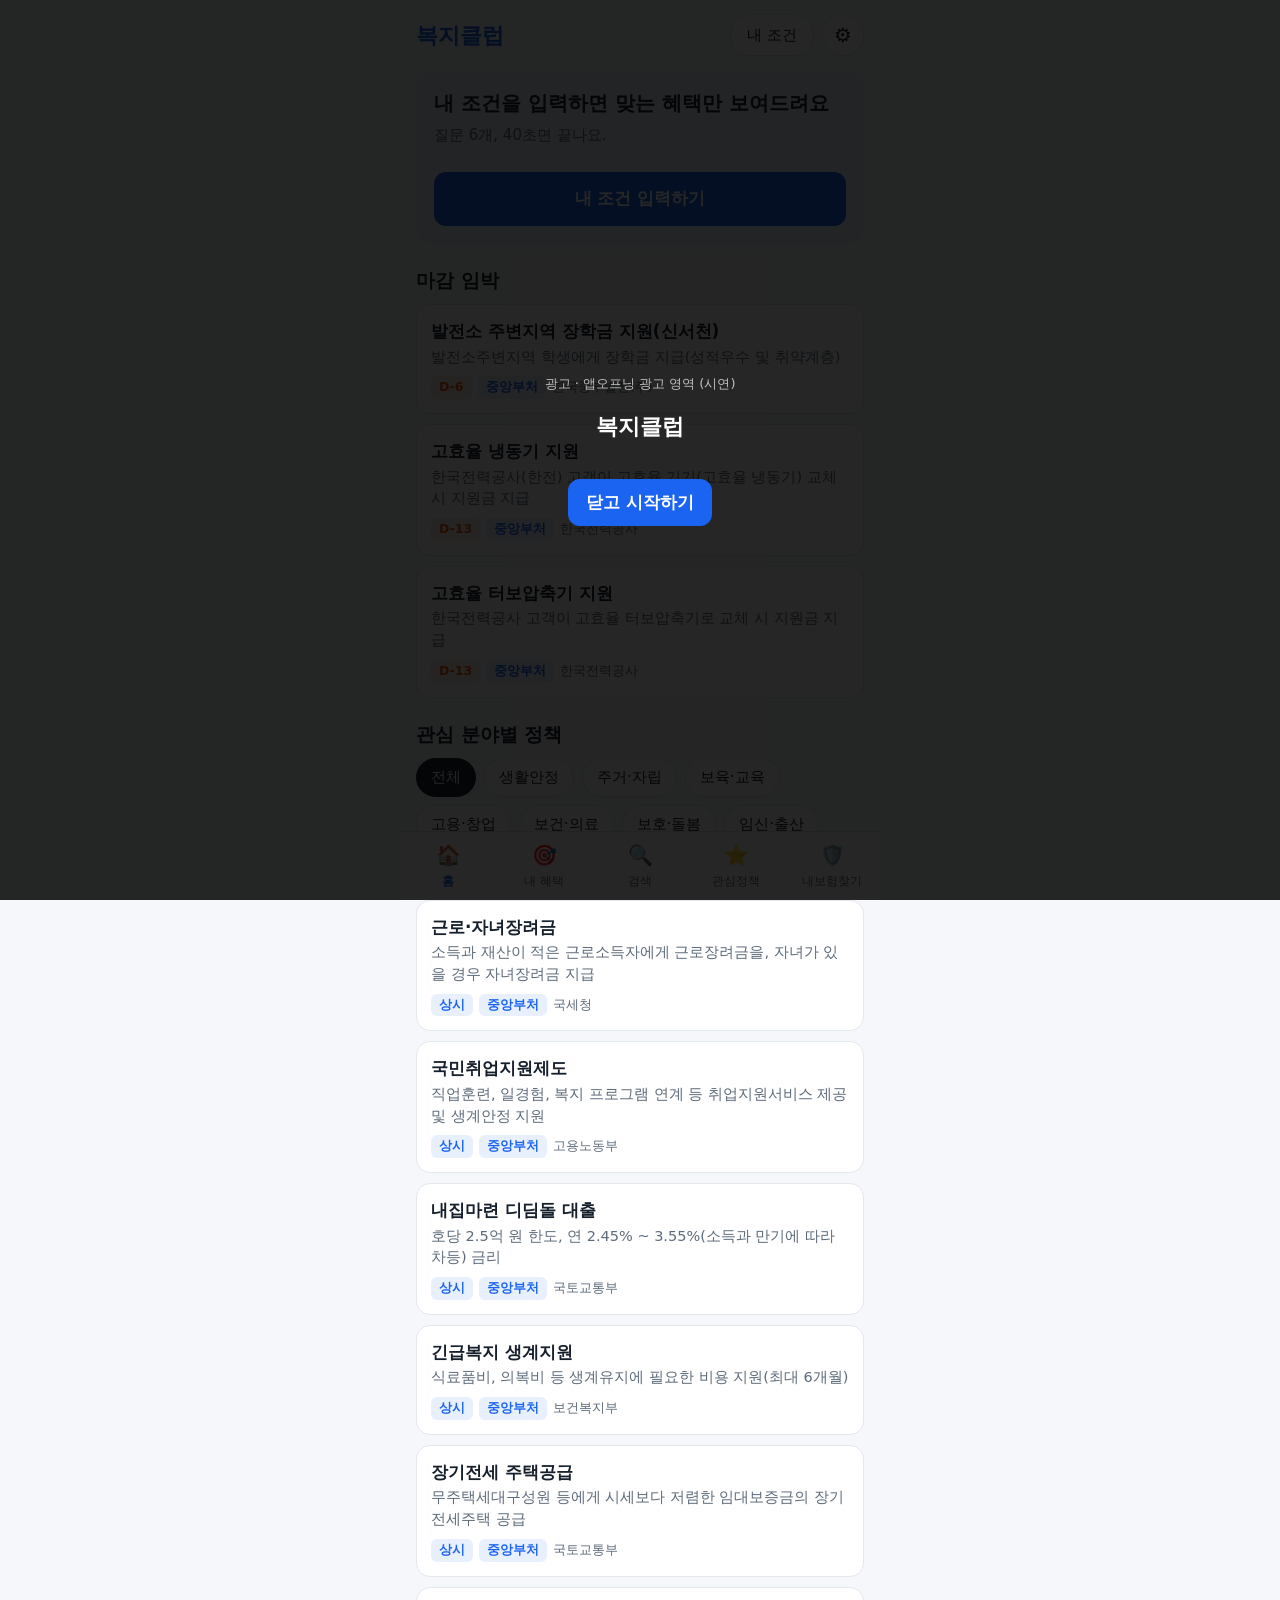
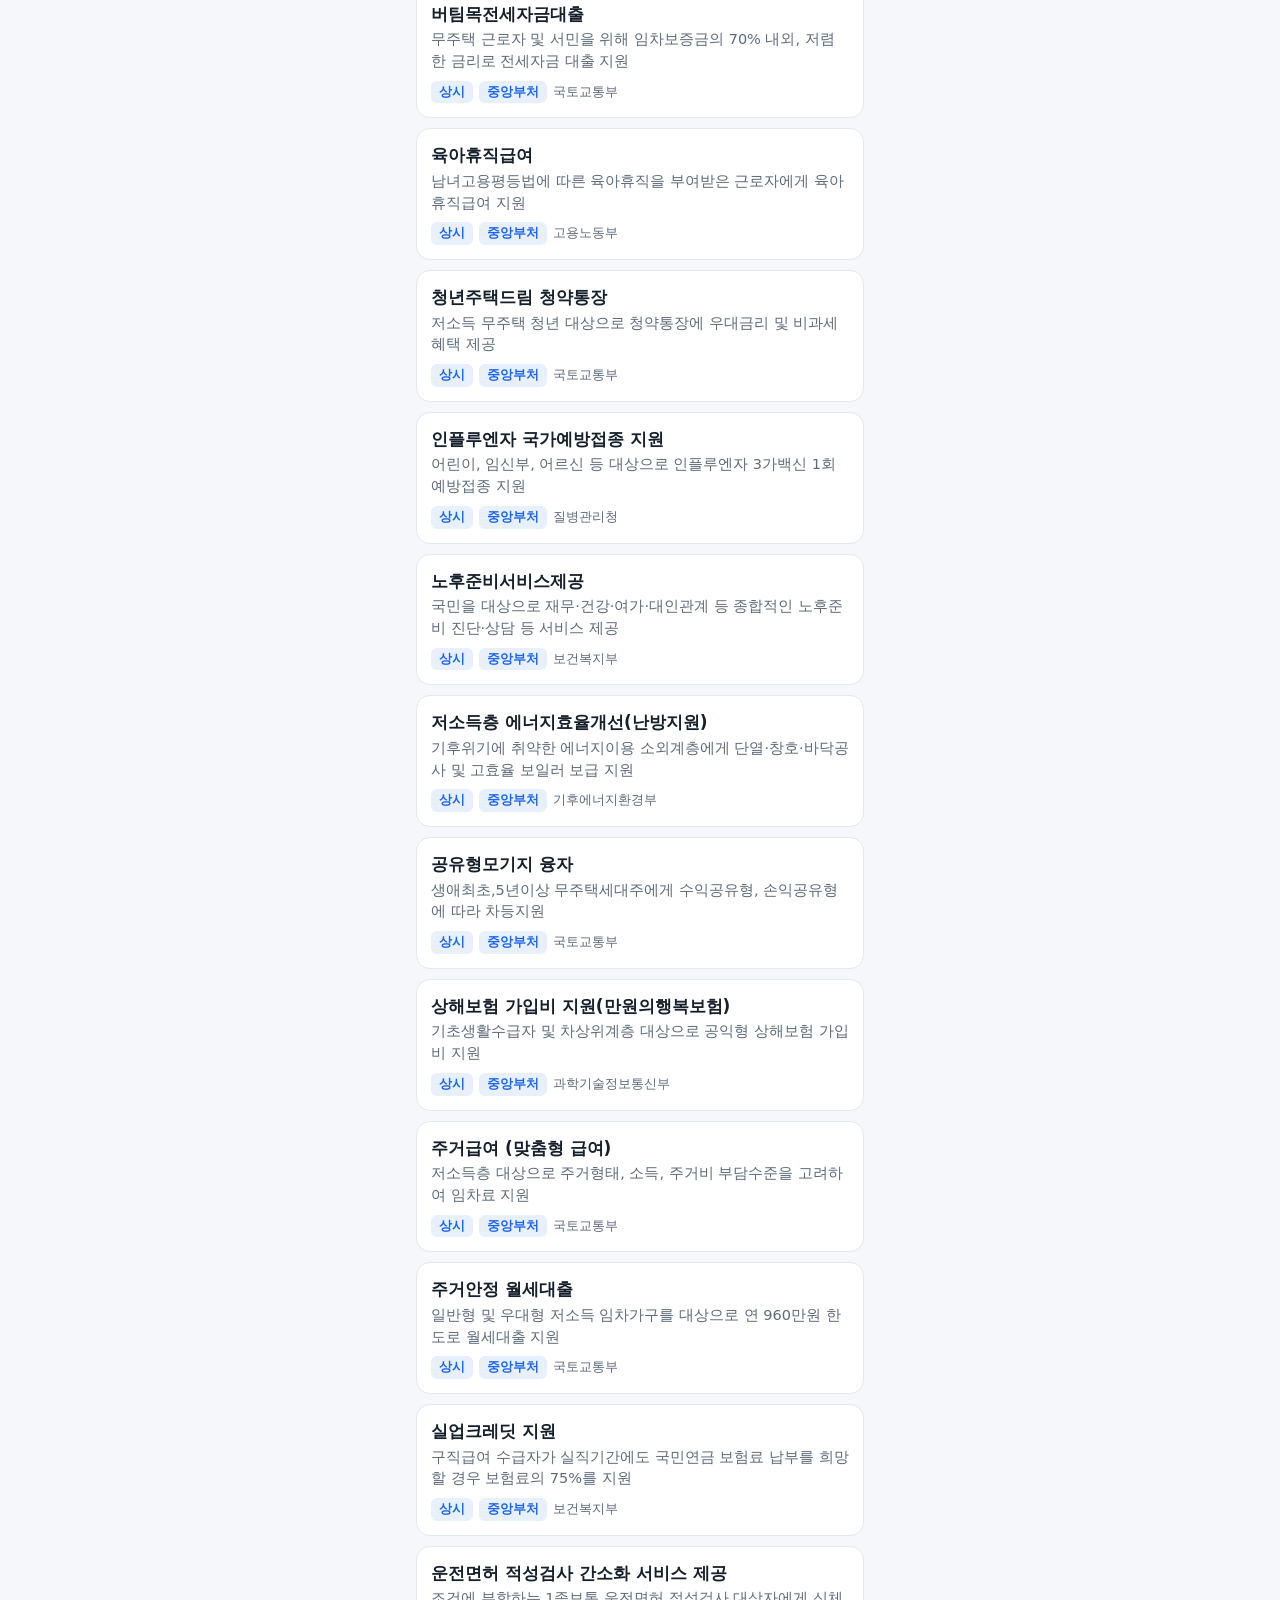
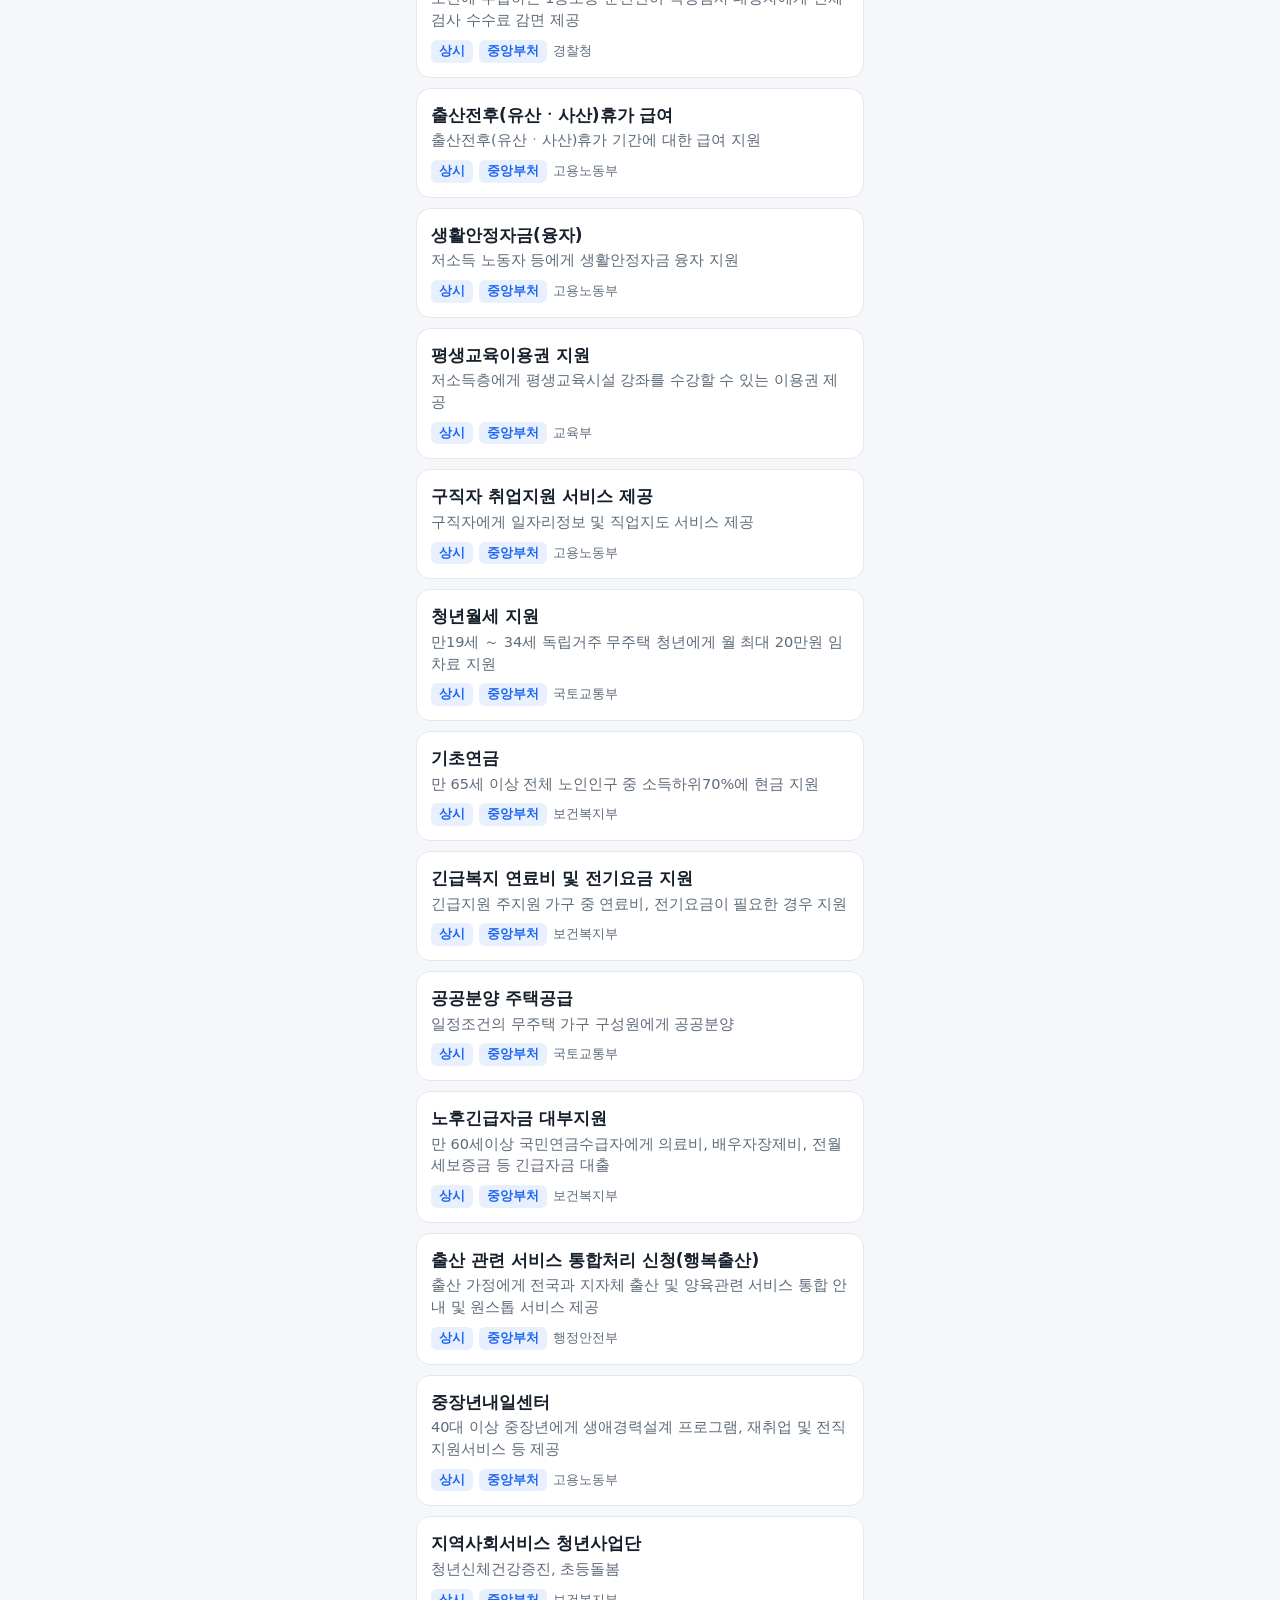
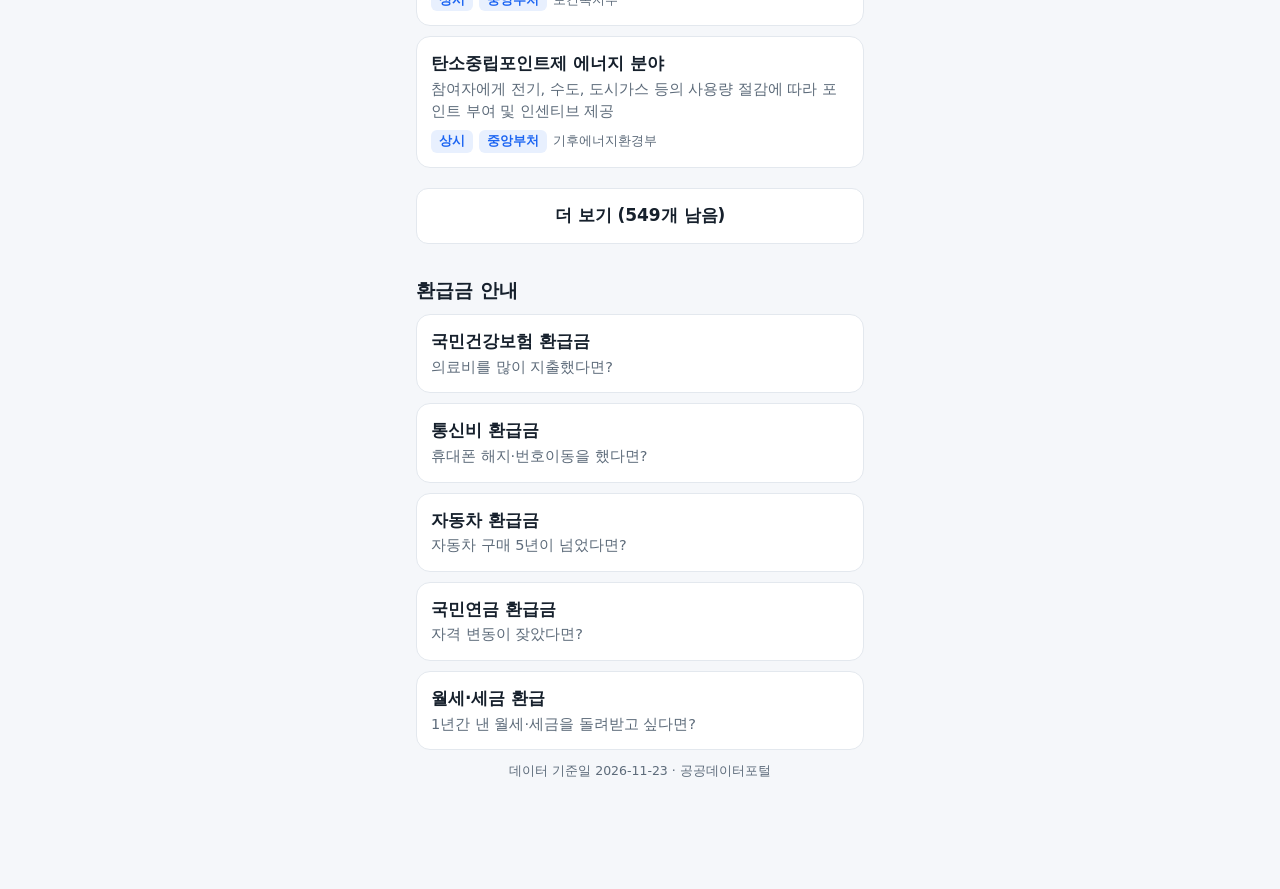
<file: index.html>
<!doctype html>
<html lang="ko">
<head>
<meta charset="utf-8">
<meta name="viewport" content="width=device-width,initial-scale=1,viewport-fit=cover">
<title>복지클럽 - 내 지원금 알리미</title>
<link rel="stylesheet" href="style.css">
</head>
<body>
<div id="app">
  <header class="top"><span class="logo">복지클럽</span><span class="hbtns"><button id="btnProfile" class="ghost">내 조건</button><button id="btnSettings" class="ghost gear" aria-label="설정">⚙</button></span></header>
  <main id="view"></main>
  <nav class="tabs" id="tabs">
    <button data-tab="home" class="on"><i>🏠</i>홈</button>
    <button data-tab="mine"><i>🎯</i>내 혜택</button>
    <button data-tab="search"><i>🔍</i>검색</button>
    <button data-tab="alarm"><i>⭐</i>관심정책</button>
    <button data-tab="ins" id="insTab" class="hidden"><i>🛡️</i>내보험찾기</button>
  </nav>
</div>
<div id="sheet" class="sheet hidden"></div>
<div id="onboard" class="onboard hidden"></div>
<div id="appopen" class="appopen hidden"></div>
<div id="splash" class="splash"><img src="logo.png" alt="복지클럽"><div class="meta">내 지원금 알리미</div></div>
<script src="data.js"></script>
<script src="ads.js"></script>
<script src="app.js"></script>
</body>
</html>
</file>
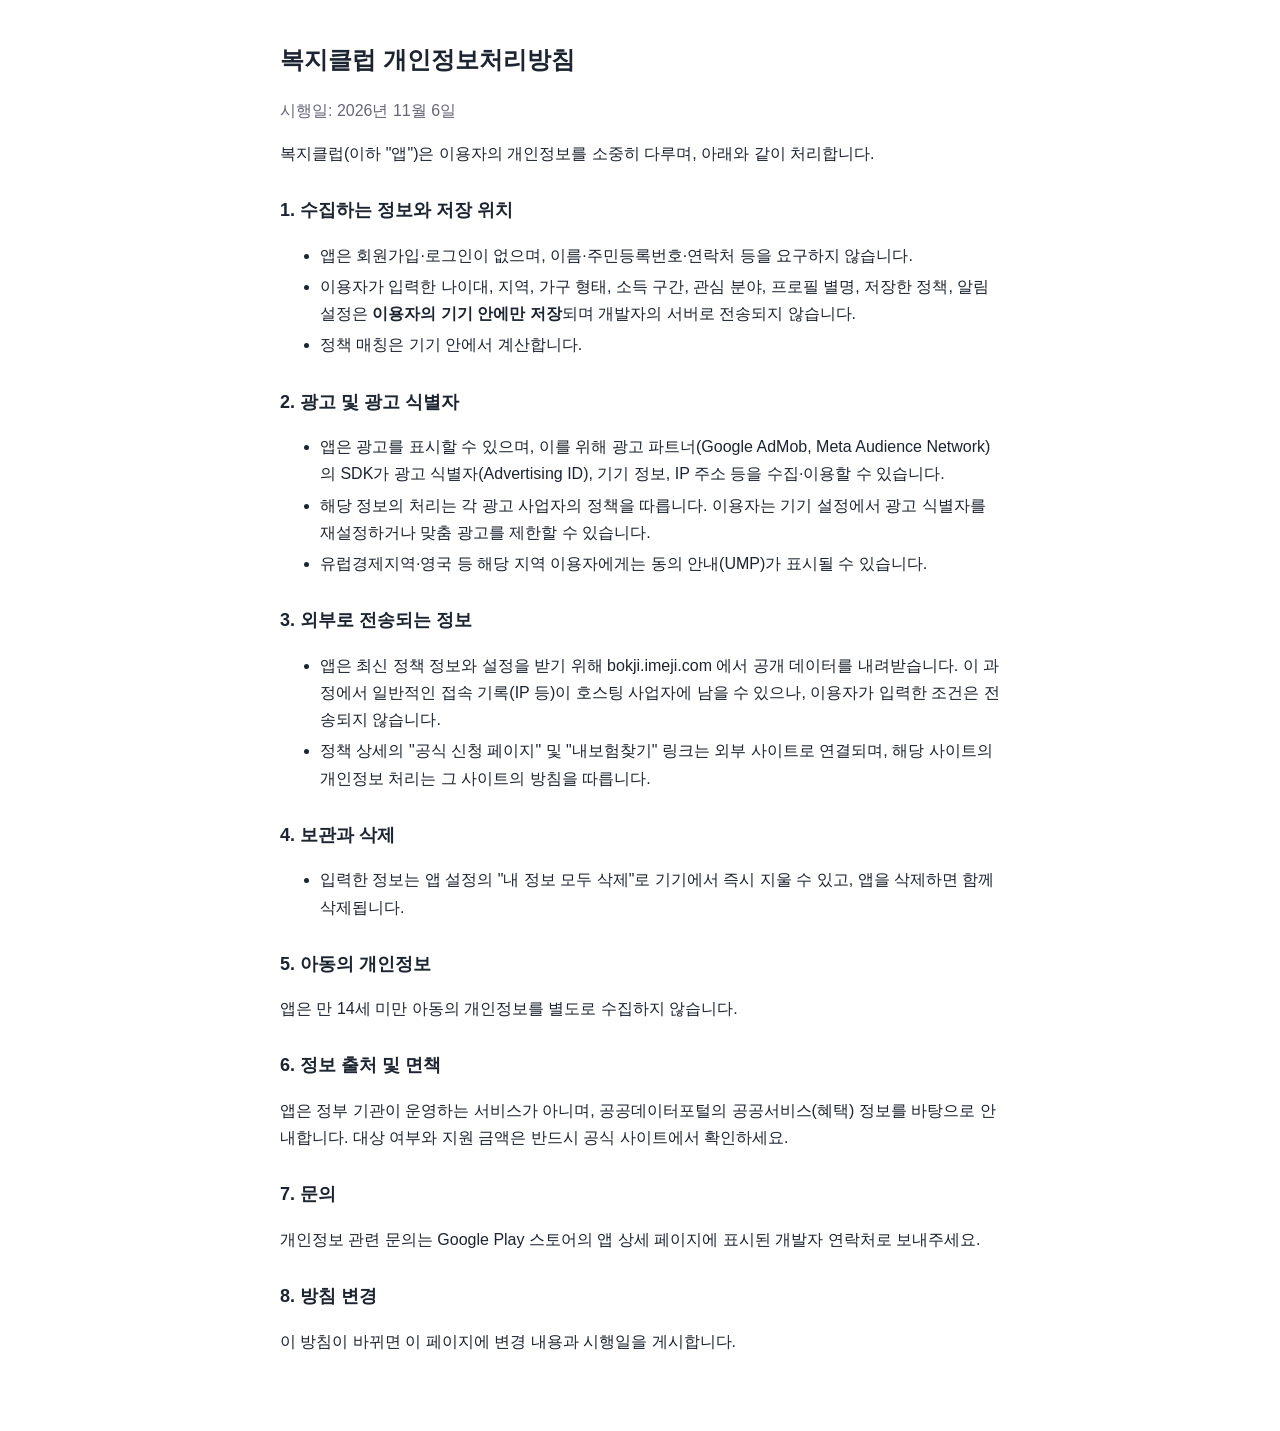
<file: privacy.html>
<!doctype html>
<html lang="ko"><head><meta charset="utf-8"><meta name="viewport" content="width=device-width,initial-scale=1">
<title>복지클럽 개인정보처리방침</title>
<style>body{font:16px/1.7 -apple-system,"Noto Sans KR",sans-serif;max-width:720px;margin:0 auto;padding:24px 18px 60px;color:#1b2430}h1{font-size:24px}h2{font-size:18px;margin-top:28px}li{margin:4px 0}.m{color:#667}</style></head><body>
<h1>복지클럽 개인정보처리방침</h1>
<p class="m">시행일: 2026년 11월 6일</p>
<p>복지클럽(이하 "앱")은 이용자의 개인정보를 소중히 다루며, 아래와 같이 처리합니다.</p>

<h2>1. 수집하는 정보와 저장 위치</h2>
<ul>
<li>앱은 회원가입·로그인이 없으며, 이름·주민등록번호·연락처 등을 요구하지 않습니다.</li>
<li>이용자가 입력한 나이대, 지역, 가구 형태, 소득 구간, 관심 분야, 프로필 별명, 저장한 정책, 알림 설정은 <b>이용자의 기기 안에만 저장</b>되며 개발자의 서버로 전송되지 않습니다.</li>
<li>정책 매칭은 기기 안에서 계산합니다.</li>
</ul>

<h2>2. 광고 및 광고 식별자</h2>
<ul>
<li>앱은 광고를 표시할 수 있으며, 이를 위해 광고 파트너(Google AdMob, Meta Audience Network)의 SDK가 광고 식별자(Advertising ID), 기기 정보, IP 주소 등을 수집·이용할 수 있습니다.</li>
<li>해당 정보의 처리는 각 광고 사업자의 정책을 따릅니다. 이용자는 기기 설정에서 광고 식별자를 재설정하거나 맞춤 광고를 제한할 수 있습니다.</li>
<li>유럽경제지역·영국 등 해당 지역 이용자에게는 동의 안내(UMP)가 표시될 수 있습니다.</li>
</ul>

<h2>3. 외부로 전송되는 정보</h2>
<ul>
<li>앱은 최신 정책 정보와 설정을 받기 위해 bokji.imeji.com 에서 공개 데이터를 내려받습니다. 이 과정에서 일반적인 접속 기록(IP 등)이 호스팅 사업자에 남을 수 있으나, 이용자가 입력한 조건은 전송되지 않습니다.</li>
<li>정책 상세의 "공식 신청 페이지" 및 "내보험찾기" 링크는 외부 사이트로 연결되며, 해당 사이트의 개인정보 처리는 그 사이트의 방침을 따릅니다.</li>
</ul>

<h2>4. 보관과 삭제</h2>
<ul>
<li>입력한 정보는 앱 설정의 "내 정보 모두 삭제"로 기기에서 즉시 지울 수 있고, 앱을 삭제하면 함께 삭제됩니다.</li>
</ul>

<h2>5. 아동의 개인정보</h2>
<p>앱은 만 14세 미만 아동의 개인정보를 별도로 수집하지 않습니다.</p>

<h2>6. 정보 출처 및 면책</h2>
<p>앱은 정부 기관이 운영하는 서비스가 아니며, 공공데이터포털의 공공서비스(혜택) 정보를 바탕으로 안내합니다. 대상 여부와 지원 금액은 반드시 공식 사이트에서 확인하세요.</p>

<h2>7. 문의</h2>
<p>개인정보 관련 문의는 Google Play 스토어의 앱 상세 페이지에 표시된 개발자 연락처로 보내주세요.</p>

<h2>8. 방침 변경</h2>
<p>이 방침이 바뀌면 이 페이지에 변경 내용과 시행일을 게시합니다.</p>
</body></html>
</file>
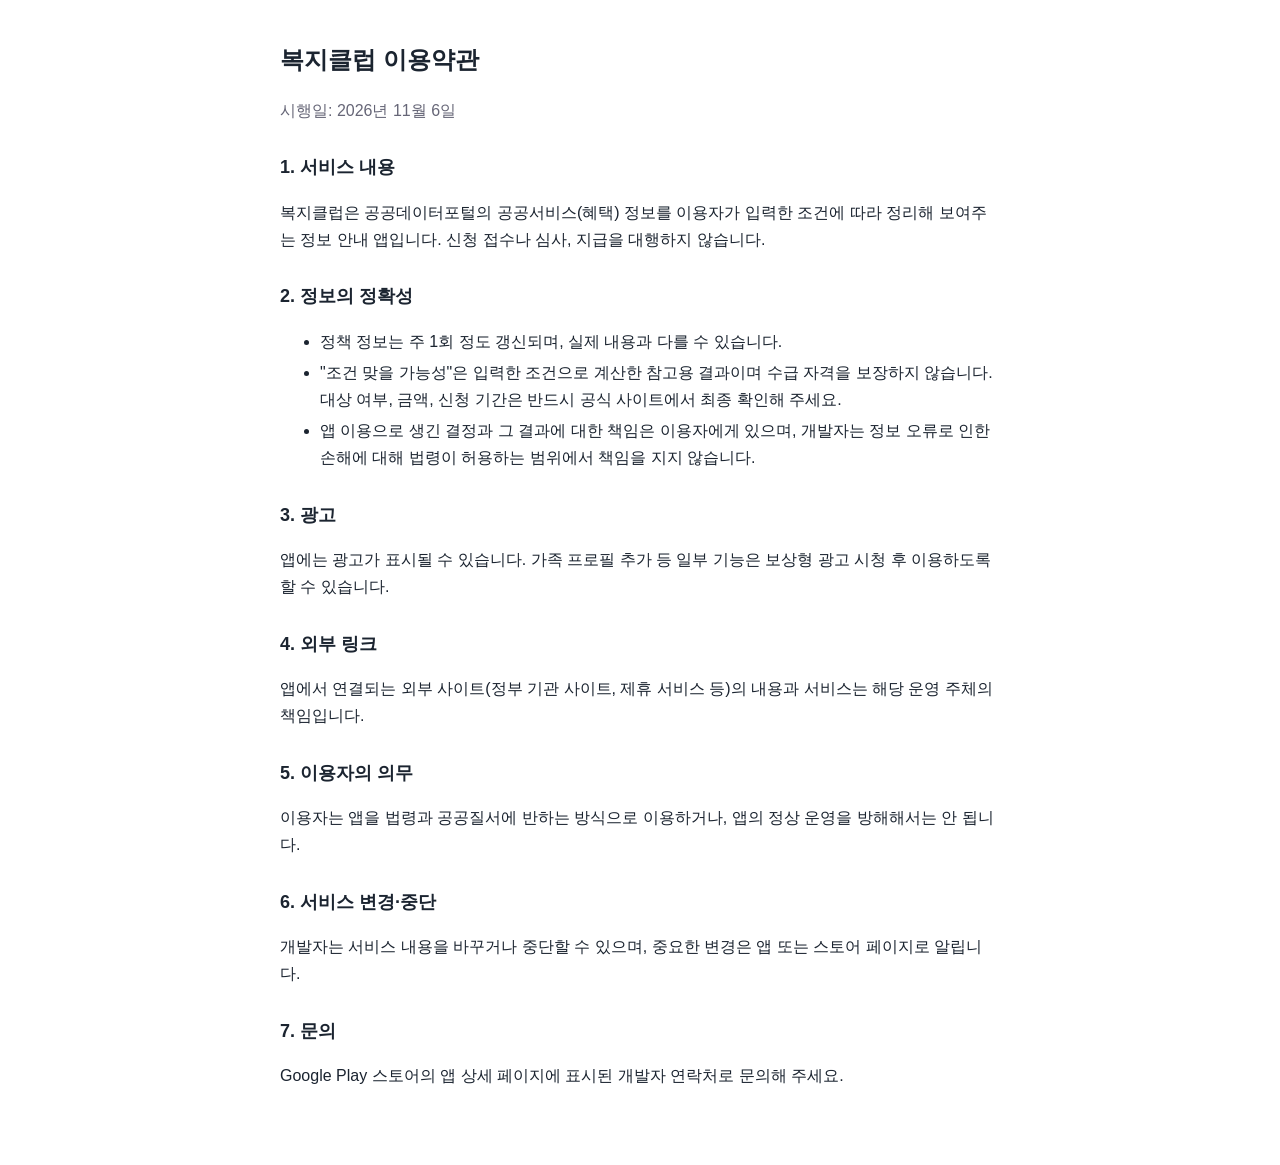
<file: terms.html>
<!doctype html>
<html lang="ko"><head><meta charset="utf-8"><meta name="viewport" content="width=device-width,initial-scale=1">
<title>복지클럽 이용약관</title>
<style>body{font:16px/1.7 -apple-system,"Noto Sans KR",sans-serif;max-width:720px;margin:0 auto;padding:24px 18px 60px;color:#1b2430}h1{font-size:24px}h2{font-size:18px;margin-top:28px}li{margin:4px 0}.m{color:#667}</style></head><body>
<h1>복지클럽 이용약관</h1>
<p class="m">시행일: 2026년 11월 6일</p>

<h2>1. 서비스 내용</h2>
<p>복지클럽은 공공데이터포털의 공공서비스(혜택) 정보를 이용자가 입력한 조건에 따라 정리해 보여주는 정보 안내 앱입니다. 신청 접수나 심사, 지급을 대행하지 않습니다.</p>

<h2>2. 정보의 정확성</h2>
<ul>
<li>정책 정보는 주 1회 정도 갱신되며, 실제 내용과 다를 수 있습니다.</li>
<li>"조건 맞을 가능성"은 입력한 조건으로 계산한 참고용 결과이며 수급 자격을 보장하지 않습니다. 대상 여부, 금액, 신청 기간은 반드시 공식 사이트에서 최종 확인해 주세요.</li>
<li>앱 이용으로 생긴 결정과 그 결과에 대한 책임은 이용자에게 있으며, 개발자는 정보 오류로 인한 손해에 대해 법령이 허용하는 범위에서 책임을 지지 않습니다.</li>
</ul>

<h2>3. 광고</h2>
<p>앱에는 광고가 표시될 수 있습니다. 가족 프로필 추가 등 일부 기능은 보상형 광고 시청 후 이용하도록 할 수 있습니다.</p>

<h2>4. 외부 링크</h2>
<p>앱에서 연결되는 외부 사이트(정부 기관 사이트, 제휴 서비스 등)의 내용과 서비스는 해당 운영 주체의 책임입니다.</p>

<h2>5. 이용자의 의무</h2>
<p>이용자는 앱을 법령과 공공질서에 반하는 방식으로 이용하거나, 앱의 정상 운영을 방해해서는 안 됩니다.</p>

<h2>6. 서비스 변경·중단</h2>
<p>개발자는 서비스 내용을 바꾸거나 중단할 수 있으며, 중요한 변경은 앱 또는 스토어 페이지로 알립니다.</p>

<h2>7. 문의</h2>
<p>Google Play 스토어의 앱 상세 페이지에 표시된 개발자 연락처로 문의해 주세요.</p>
</body></html>
</file>
<file: style.css>
:root{--bg:#f5f7fa;--card:#fff;--ink:#16202c;--sub:#5d6b7a;--line:#e3e8ee;--pri:#1b64f2;--priSoft:#e8f0fe;--ok:#12a37f;--warn:#e8590c;--warnSoft:#fff1e6}
@media(prefers-color-scheme:dark){:root{--bg:#10151b;--card:#1a212a;--ink:#eef2f6;--sub:#9aa8b6;--line:#2a343f;--pri:#5b8cff;--priSoft:#1d2a44;--ok:#3ccfa5;--warn:#ff9a52;--warnSoft:#3a2a1c}}
*{box-sizing:border-box}
html,body{margin:0;background:var(--bg);color:var(--ink);font-family:"Noto Sans KR","Malgun Gothic",system-ui,sans-serif;font-size:17px;line-height:1.5}
button{font:inherit;color:inherit;cursor:pointer}
#app{padding-top:calc(var(--stb,0px) + var(--adh,0px) + var(--adtop,0px));max-width:480px;margin:0 auto;min-height:100vh;display:flex;flex-direction:column;background:var(--bg)}
.top{display:flex;justify-content:space-between;align-items:center;padding:14px 16px;position:sticky;top:calc(var(--stb,0px) + var(--adh,0px) + var(--adtop,0px));background:var(--bg);z-index:5}
.logo{font-weight:800;font-size:22px;color:var(--pri)}
.hbtns{display:flex;gap:8px;align-items:center}
.gear{font-size:20px;line-height:1;padding:5px 10px}
.srow{display:flex;justify-content:space-between;align-items:center;width:100%;border:0;background:none;padding:14px 0;border-bottom:1px solid var(--line);text-align:left;font-size:16px}
.srow .meta{font-size:13px}
.ghost{border:1px solid var(--line);background:var(--card);border-radius:20px;padding:6px 14px;font-size:14px}
main{flex:1;padding:0 16px 96px}
.tabs{position:fixed;bottom:0;left:50%;transform:translateX(-50%);width:100%;max-width:480px;display:flex;background:var(--card);border-top:1px solid var(--line);padding-bottom:max(env(safe-area-inset-bottom,0px),var(--safe-area-inset-bottom,0px));z-index:10}
.tabs button{flex:1;border:0;background:none;padding:8px 0 10px;font-size:13px;color:var(--sub);display:flex;flex-direction:column;align-items:center;gap:2px}
.tabs button i{font-style:normal;font-size:20px}
.tabs button.on{color:var(--pri);font-weight:700}
h2{font-size:19px;margin:22px 0 10px}
.hero{background:var(--priSoft);border-radius:18px;padding:18px}
.hero b{font-size:20px}
.hero p{margin:6px 0 0;color:var(--sub);font-size:15px}
.chips{display:flex;flex-wrap:wrap;gap:8px;margin:8px 0}
.chip{border:1px solid var(--line);background:var(--card);border-radius:20px;padding:7px 14px;font-size:15px}
.chip.on{background:var(--ink);color:var(--bg);border-color:var(--ink)}
.card{background:var(--card);border:1px solid var(--line);border-radius:14px;padding:14px;margin:10px 0;display:block;width:100%;text-align:left}
.card .t{font-weight:700;font-size:17px;display:block}
.card .s{color:var(--sub);font-size:14.5px;display:block;margin-top:2px}
.row{display:flex;gap:6px;align-items:center;flex-wrap:wrap;margin-top:8px}
.tag{font-size:12.5px;border-radius:6px;padding:2px 8px;background:var(--priSoft);color:var(--pri);font-weight:600}
.tag.d{background:var(--warnSoft);color:var(--warn)}
.tag.ok{background:#e0f6ee;color:#0b7a5f}
.amount{color:var(--ok);font-weight:700;font-size:15px}
.meta{color:var(--sub);font-size:12.5px}
.banner{margin:16px 0;border:1px dashed var(--line);border-radius:10px;padding:14px;text-align:center;color:var(--sub);font-size:13px}
.seg{display:flex;background:var(--card);border:1px solid var(--line);border-radius:12px;padding:3px;margin:6px 0}
.seg button{flex:1;border:0;background:none;border-radius:9px;padding:9px 0;font-size:15px;color:var(--sub)}
.seg button.on{background:var(--pri);color:#fff;font-weight:700}
.search{display:flex;gap:8px;margin:8px 0}
input,select{font:inherit;color:var(--ink);background:var(--card);border:1px solid var(--line);border-radius:10px;padding:11px 12px;width:100%}
.btn{border:0;background:var(--pri);color:#fff;border-radius:12px;padding:14px;font-weight:700;width:100%;font-size:17px}
.btn.sec{background:var(--card);color:var(--ink);border:1px solid var(--line)}
.btn.sm{width:auto;padding:11px 18px}
.sheet,.onboard,.appopen{position:fixed;inset:0;z-index:50;display:flex;align-items:flex-end;justify-content:center;background:rgba(0,0,0,.45)}
.hidden{display:none!important}
.sheet .in{background:var(--card);width:100%;max-width:480px;max-height:90vh;overflow:auto;border-radius:20px 20px 0 0;padding:20px 18px 28px}
.sheet h3{margin:0 0 4px;font-size:21px}
.kv{display:grid;grid-template-columns:84px 1fr;gap:6px 10px;margin:14px 0;font-size:15.5px}
.kv dt{color:var(--sub)}.kv dd{margin:0}
.notice{background:var(--warnSoft);color:var(--warn);border-radius:10px;padding:10px 12px;font-size:13.5px;margin:12px 0}
.onboard{align-items:center;background:var(--bg)}
.onboard .in{width:100%;max-width:480px;padding:24px 18px;height:100%;display:flex;flex-direction:column}
.prog{height:6px;background:var(--line);border-radius:3px;overflow:hidden;margin-bottom:20px}
.prog i{display:block;height:100%;background:var(--pri)}
.q{font-size:24px;font-weight:800;margin:6px 0 4px}
.opts{display:grid;gap:10px;margin:16px 0;flex:1;align-content:start}
.opt{border:2px solid var(--line);background:var(--card);border-radius:14px;padding:16px;text-align:left;font-size:18px}
.opt.on{border-color:var(--pri);background:var(--priSoft);font-weight:700}
.appopen{align-items:center;background:rgba(0,0,0,.85);color:#fff;flex-direction:column;justify-content:center;gap:16px;text-align:center}
.switch{display:flex;justify-content:space-between;align-items:center;padding:12px 0;border-bottom:1px solid var(--line)}
.switch input{width:auto}
.empty{text-align:center;color:var(--sub);padding:40px 0}
.star{border:0;background:none;font-size:22px}

/* 배너 자리(안전 영역+배너+간격)는 항상 배경색으로 막아 스크롤 내용이 배너 뒤로 지나가 보이지 않게 한다 */
#app::before{content:"";position:fixed;top:0;left:0;right:0;height:calc(var(--stb,0px) + var(--adh,0px) + var(--adtop,0px));background:var(--bg);z-index:4;pointer-events:none}

.sheet-top{position:sticky;top:-20px;display:flex;justify-content:flex-end;margin:-8px 0 6px;z-index:2;background:var(--card);padding:4px 0}
.onboard .sheet-top{position:static;background:transparent;margin:0 0 8px}
.sheet-x{border:1px solid var(--line);background:var(--card);border-radius:20px;padding:8px 16px;font-size:15px;font-weight:600}

.sheet .in{padding-bottom:calc(28px + max(env(safe-area-inset-bottom,0px),var(--safe-area-inset-bottom,0px)))}
.onboard .in{padding-bottom:calc(24px + max(env(safe-area-inset-bottom,0px),var(--safe-area-inset-bottom,0px)))}

.onboard .in{padding-top:calc(24px + var(--stb,0px))}
.tabs button{font-size:12px}

.splash{position:fixed;inset:0;z-index:70;background:var(--bg);display:flex;flex-direction:column;align-items:center;justify-content:center;gap:6px}
.splash .logo{font-size:34px}

.dlg{position:fixed;inset:0;z-index:80;background:rgba(0,0,0,.45);display:flex;align-items:center;justify-content:center;padding:24px}
.dlg .box{background:var(--card);color:var(--ink);border-radius:16px;padding:22px 20px 16px;max-width:420px;width:100%;box-shadow:0 8px 30px rgba(0,0,0,.25)}
.dlg .msg{font-size:17px;line-height:1.5;margin:0 0 18px;white-space:pre-line}
.dlg .row{display:flex;gap:8px;justify-content:flex-end;margin:0}

.selbtn{display:block;width:100%;text-align:left;border:1px solid var(--line);background:var(--card);border-radius:12px;padding:13px 14px;font-size:17px}
.selbtn.small{display:inline-block;width:auto;padding:9px 14px;border-radius:20px;font-size:16px}
.dlg .pick{max-height:52vh;overflow:auto;display:grid;gap:8px}
.dlg .pick .opt{padding:13px 14px;font-size:17px}
.splash img{width:132px;height:132px;border-radius:30px;box-shadow:0 8px 24px rgba(27,100,242,.25)}

#btnProfile{max-width:170px;overflow:hidden;text-overflow:ellipsis;white-space:nowrap}
.frow{display:flex;gap:6px;align-items:center;margin:8px 0}
.fpick{flex:1;min-width:0;text-align:left;border:2px solid var(--line);background:var(--card);border-radius:14px;padding:12px 14px;font-size:16px;display:flex;flex-direction:column;gap:2px}
.fpick.on{border-color:var(--pri);background:var(--priSoft)}
.frow .ghost{padding:8px 12px;font-size:14px;white-space:nowrap}
.frow .del{color:var(--warn)}
.nminput{margin-top:10px}

/* 위쪽 프로필 버튼과 설정(⚙) 버튼은 높이를 같게 */
.hbtns .ghost{height:42px;display:inline-flex;align-items:center;justify-content:center;padding:0 16px;font-size:15px;line-height:1}
.hbtns .gear{width:42px;padding:0;font-size:20px}

.splash{transition:opacity .3s ease}
.splash.fade{opacity:0;pointer-events:none}
</file>
